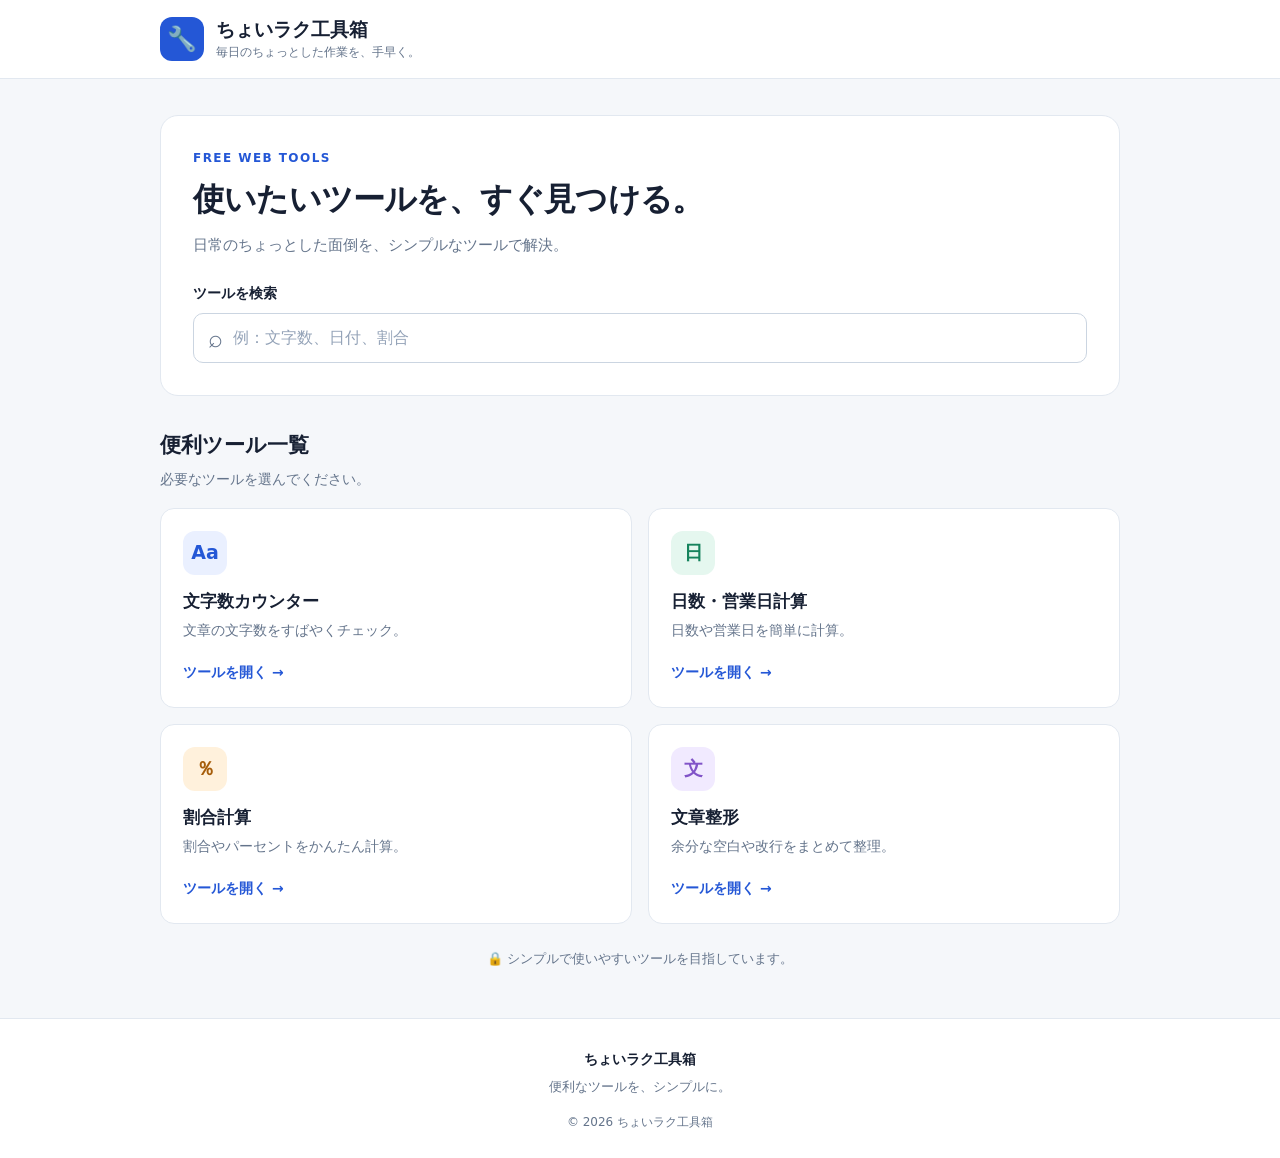
<file: index.html>
<!DOCTYPE html>
<html lang="ja">

<head>
    <meta charset="UTF-8">
    <meta name="viewport" content="width=device-width, initial-scale=1">

    <meta name="description" content="文字数カウント、日数計算、割合計算など、日常の作業を手早くする無料Webツール集。">

    <meta name="theme-color" content="#2457d6">

    <title>ちょいラク工具箱｜便利な無料Webツール</title>

    <link rel="stylesheet" href="assets/css/style.css">
    <script src="assets/js/main.js" defer></script>
</head>

<body>
    <header class="site-header">
        <div class="container header-inner">
            <a class="brand" href="index.html" aria-label="ちょいラク工具箱 トップページ">
                <span class="brand-icon" aria-hidden="true">🔧</span>
                <span class="brand-text">
                    <span class="brand-name">ちょいラク工具箱</span>
                    <span class="brand-tagline">毎日のちょっとした作業を、手早く。</span>
                </span>
            </a>
        </div>
    </header>

    <main class="container">
        <section class="intro" aria-labelledby="intro-title">
            <p class="eyebrow">FREE WEB TOOLS</p>

            <h1 id="intro-title">使いたいツールを、すぐ見つける。</h1>

            <p class="intro-description">
                日常のちょっとした面倒を、シンプルなツールで解決。
            </p>

            <label class="search-label" for="tool-search">
                ツールを検索
            </label>

            <div class="search-wrapper">
                <span aria-hidden="true">⌕</span>
                <input id="tool-search" class="search-input" type="search" placeholder="例：文字数、日付、割合" autocomplete="off">
            </div>
        </section>

        <section class="tool-section" aria-labelledby="tools-title">
            <div class="section-heading">
                <h2 id="tools-title">便利ツール一覧</h2>
                <p>必要なツールを選んでください。</p>
            </div>

            <div class="tool-grid" id="tool-list">

                <a class="tool-card" href="tools/character-counter.html" data-search="文字数カウンター 文字数 文章 単語 カウント">
                    <span class="tool-icon icon-blue" aria-hidden="true">Aa</span>
                    <span class="tool-card-title">文字数カウンター</span>
                    <span class="tool-card-description">
                        文章の文字数をすばやくチェック。
                    </span>
                    <span class="tool-card-link">ツールを開く <span aria-hidden="true">→</span></span>
                </a>

                <a class="tool-card" href="tools/date-calculator.html" data-search="日数計算 日付 期間 日にち 日付差">
                    <span class="tool-icon icon-green" aria-hidden="true">日</span>
                    <span class="tool-card-title">日数・営業日計算</span>
                    <span class="tool-card-description">
                        日数や営業日を簡単に計算。
                    </span>
                    <span class="tool-card-link">ツールを開く <span aria-hidden="true">→</span></span>
                </a>

                <a class="tool-card" href="tools/percentage-calculator.html" data-search="割合計算 パーセント ％ 増減率 比率">
                    <span class="tool-icon icon-orange" aria-hidden="true">％</span>
                    <span class="tool-card-title">割合計算</span>
                    <span class="tool-card-description">
                        割合やパーセントをかんたん計算。
                    </span>
                    <span class="tool-card-link">ツールを開く <span aria-hidden="true">→</span></span>
                </a>

                <a class="tool-card" href="tools/text-formatter.html" data-search="文章整形 テキスト 空白 改行 整理 文字">
                    <span class="tool-icon icon-purple" aria-hidden="true">文</span>
                    <span class="tool-card-title">文章整形</span>
                    <span class="tool-card-description">
                        余分な空白や改行をまとめて整理。
                    </span>
                    <span class="tool-card-link">ツールを開く <span aria-hidden="true">→</span></span>
                </a>

            </div>

            <p class="empty-message" id="empty-message" role="status" hidden>
                該当するツールが見つかりませんでした。
                別のキーワードで検索してください。
            </p>
        </section>

        <p class="privacy-note">
            <span aria-hidden="true">🔒</span>
            シンプルで使いやすいツールを目指しています。
        </p>
    </main>

    <footer class="site-footer">
        <div class="container footer-inner">
            <a href="index.html" class="footer-brand">ちょいラク工具箱</a>
            <p>便利なツールを、シンプルに。</p>
            <small>&copy; <span id="current-year"></span> ちょいラク工具箱</small>
        </div>
    </footer>
</body>

</html>
</file>
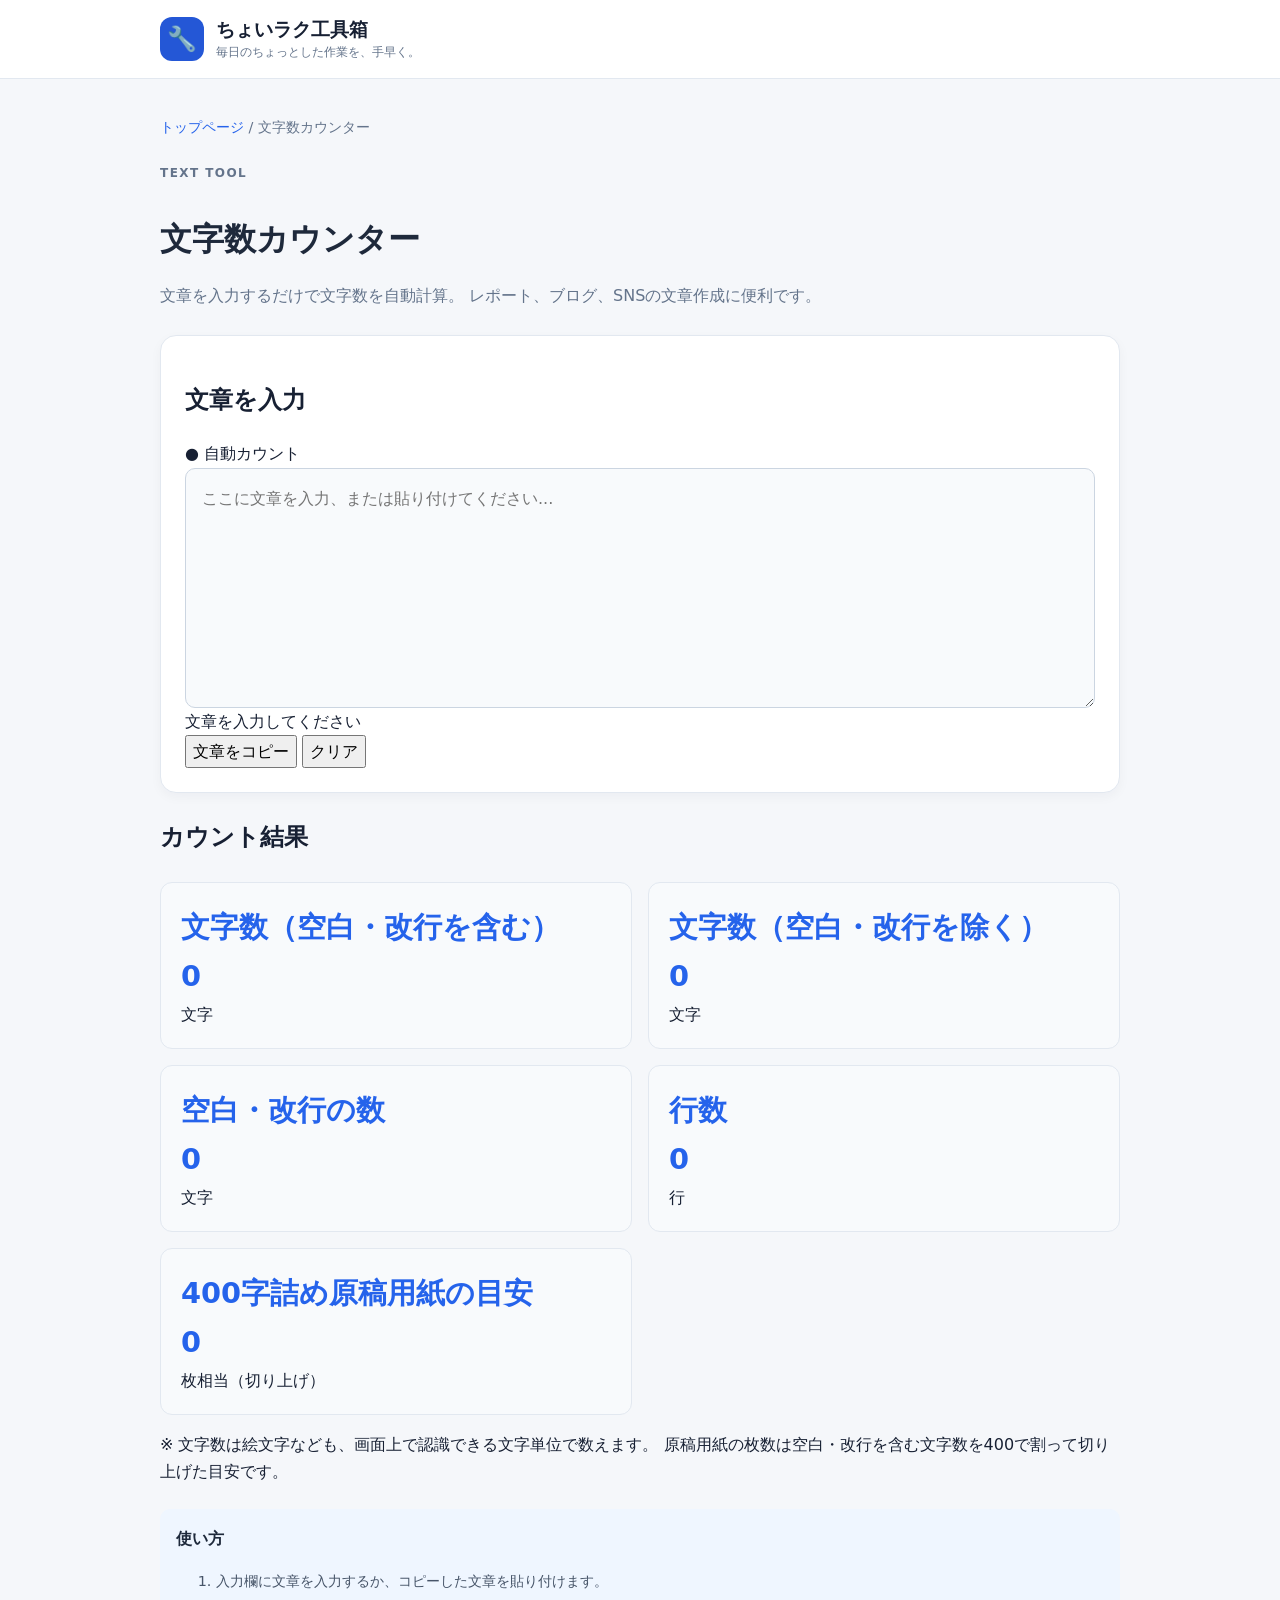
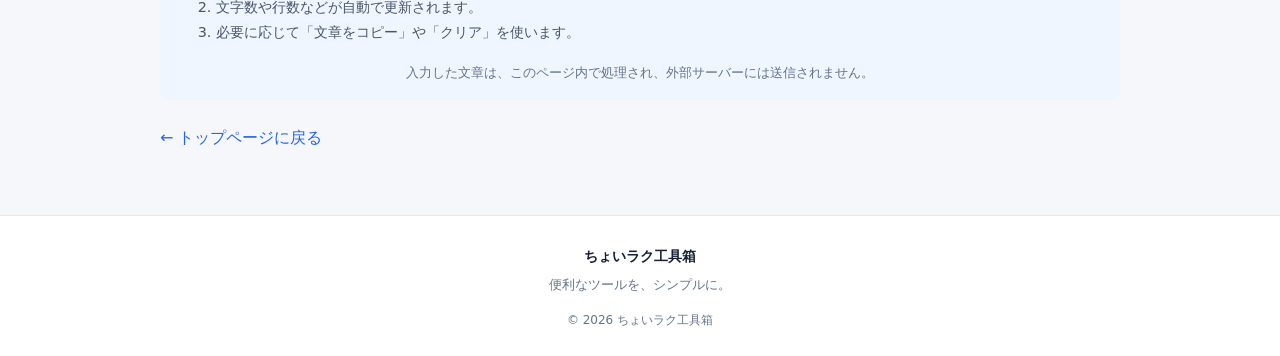
<file: tools/character-counter.html>
<!DOCTYPE html>
<html lang="ja">

<head>
    <meta charset="UTF-8">
    <meta name="viewport" content="width=device-width, initial-scale=1">
    <meta name="description" content="日本語の文章の文字数をリアルタイムで数える無料ツール。空白を除いた文字数や400字詰め原稿用紙の目安も確認できます。">
    <meta name="theme-color" content="#2457d6">

    <title>文字数カウンター｜ちょいラク工具箱</title>

    <link rel="stylesheet" href="../assets/css/style.css">
    <link rel="stylesheet" href="../assets/css/tools/character-counter.css">
    <script src="../assets/js/tools/character-counter.js" defer></script>
</head>

<body>
    <header class="site-header">
        <div class="container header-inner">
            <a class="brand" href="../index.html" aria-label="トップページへ戻る">
                <span class="brand-icon" aria-hidden="true">🔧</span>
                <span class="brand-text">
                    <span class="brand-name">ちょいラク工具箱</span>
                    <span class="brand-tagline">毎日のちょっとした作業を、手早く。</span>
                </span>
            </a>
        </div>
    </header>

    <main class="container">
        <nav class="breadcrumb" aria-label="パンくずリスト">
            <a href="../index.html">トップページ</a>
            <span aria-hidden="true">/</span>
            <span aria-current="page">文字数カウンター</span>
        </nav>

        <section class="tool-intro">
            <p class="eyebrow">TEXT TOOL</p>
            <h1>文字数カウンター</h1>
            <p>
                文章を入力するだけで文字数を自動計算。
                レポート、ブログ、SNSの文章作成に便利です。
            </p>
        </section>

        <section class="counter-panel" aria-labelledby="input-title">
            <div class="counter-panel-heading">
                <h2 id="input-title">文章を入力</h2>
                <span class="live-indicator">
                    <span aria-hidden="true">●</span> 自動カウント
                </span>
            </div>

            <label class="visually-hidden" for="text-input">
                文字数を数える文章
            </label>
            <textarea id="text-input" class="counter-textarea" placeholder="ここに文章を入力、または貼り付けてください..."
                spellcheck="false"></textarea>

            <div class="counter-actions">
                <span id="input-status" class="input-status" role="status" aria-live="polite">
                    文章を入力してください
                </span>
                <div class="action-buttons">
                    <button id="copy-button" class="button button-secondary" type="button">
                        文章をコピー
                    </button>
                    <button id="clear-button" class="button button-secondary" type="button">
                        クリア
                    </button>
                </div>
            </div>
        </section>

        <section class="counter-results" aria-labelledby="results-title">
            <h2 id="results-title">カウント結果</h2>

            <div class="counter-grid">
                <article class="counter-card counter-card-primary">
                    <p>文字数（空白・改行を含む）</p>
                    <p class="counter-number" id="count-all" aria-live="polite">0</p>
                    <span>文字</span>
                </article>

                <article class="counter-card">
                    <p>文字数（空白・改行を除く）</p>
                    <p class="counter-number" id="count-no-whitespace">0</p>
                    <span>文字</span>
                </article>

                <article class="counter-card">
                    <p>空白・改行の数</p>
                    <p class="counter-number" id="count-whitespace">0</p>
                    <span>文字</span>
                </article>

                <article class="counter-card">
                    <p>行数</p>
                    <p class="counter-number" id="count-lines">0</p>
                    <span>行</span>
                </article>

                <article class="counter-card">
                    <p>400字詰め原稿用紙の目安</p>
                    <p class="counter-number" id="count-manuscript">0</p>
                    <span>枚相当（切り上げ）</span>
                </article>
            </div>

            <p class="counter-note">
                ※ 文字数は絵文字なども、画面上で認識できる文字単位で数えます。
                原稿用紙の枚数は空白・改行を含む文字数を400で割って切り上げた目安です。
            </p>
        </section>

        <section class="tool-help">
            <h2>使い方</h2>
            <ol>
                <li>入力欄に文章を入力するか、コピーした文章を貼り付けます。</li>
                <li>文字数や行数などが自動で更新されます。</li>
                <li>必要に応じて「文章をコピー」や「クリア」を使います。</li>
            </ol>
            <p class="privacy-note">
                入力した文章は、このページ内で処理され、外部サーバーには送信されません。
            </p>
        </section>

        <p class="back-link">
            <a href="../index.html">← トップページに戻る</a>
        </p>
    </main>

    <footer class="site-footer">
        <div class="container footer-inner">
            <a href="../index.html" class="footer-brand">ちょいラク工具箱</a>
            <p>便利なツールを、シンプルに。</p>
            <small>&copy; <span id="current-year">2026</span> ちょいラク工具箱</small>
        </div>
    </footer>
</body>

</html>
</file>
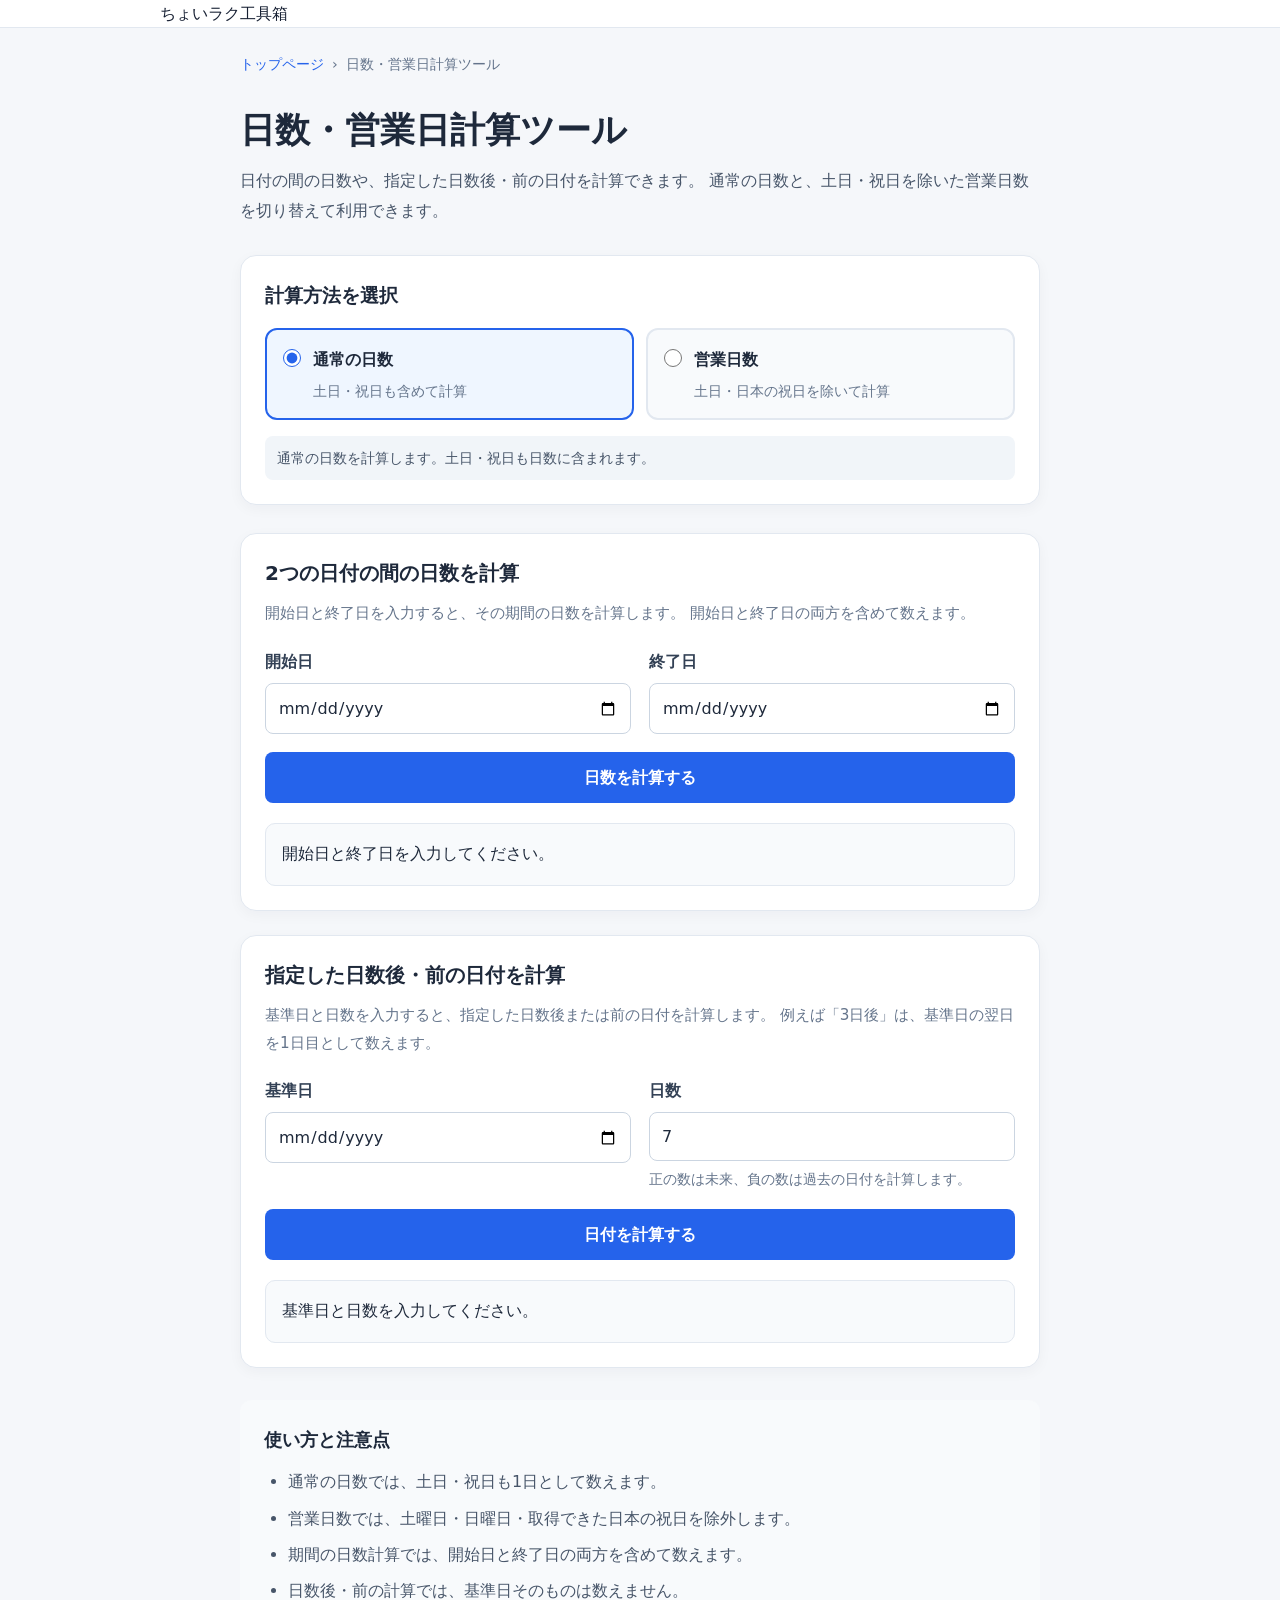
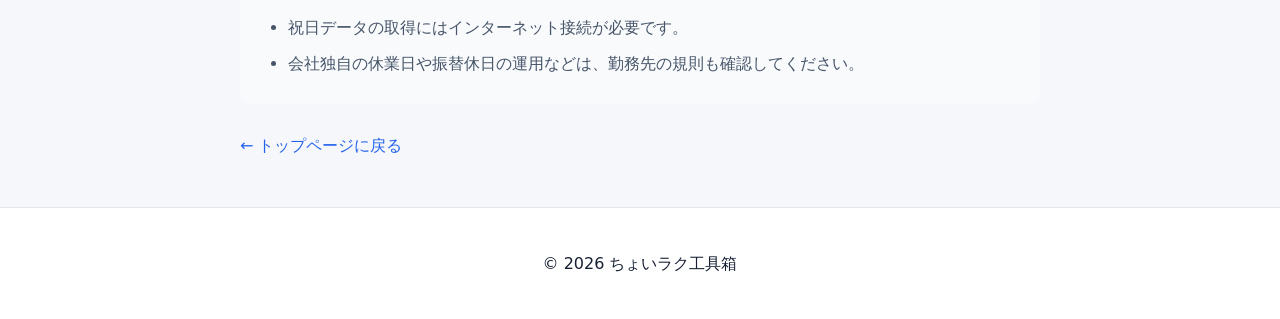
<file: tools/date-calculator.html>
<!DOCTYPE html>
<html lang="ja">

<head>
    <meta charset="UTF-8">
    <meta name="viewport" content="width=device-width, initial-scale=1.0">
    <meta name="description" content="通常の日数や土日・祝日を除いた営業日数を計算できる無料ツールです。">
    <title>日数・営業日計算ツール | ちょいラク工具箱</title>

    <link rel="stylesheet" href="../assets/css/style.css">
    <link rel="stylesheet" href="../assets/css/tools/date-calculator.css">

    <script src="../assets/js/main.js" defer></script>
    <script src="../assets/js/tools/date-calculator.js" defer></script>
</head>

<body>
    <header class="site-header">
        <div class="container">
            <a class="site-logo" href="../index.html">ちょいラク工具箱</a>
        </div>
    </header>

    <main class="container date-tool">
        <nav class="breadcrumb" aria-label="パンくずリスト">
            <a href="../index.html">トップページ</a>
            <span aria-hidden="true">›</span>
            <span>日数・営業日計算ツール</span>
        </nav>

        <section class="tool-intro">
            <h1>日数・営業日計算ツール</h1>
            <p>
                日付の間の日数や、指定した日数後・前の日付を計算できます。
                通常の日数と、土日・祝日を除いた営業日数を切り替えて利用できます。
            </p>
        </section>

        <section class="calculation-mode-panel" aria-labelledby="mode-heading">
            <h2 id="mode-heading">計算方法を選択</h2>

            <div class="calculation-mode-options">
                <label class="mode-option">
                    <input type="radio" name="calculation-mode" value="calendar" checked>
                    <span class="mode-option-content">
                        <strong>通常の日数</strong>
                        <span>土日・祝日も含めて計算</span>
                    </span>
                </label>

                <label class="mode-option">
                    <input type="radio" name="calculation-mode" value="business">
                    <span class="mode-option-content">
                        <strong>営業日数</strong>
                        <span>土日・日本の祝日を除いて計算</span>
                    </span>
                </label>
            </div>

            <p id="holiday-status" class="holiday-status" role="status" aria-live="polite">
                通常の日数を計算します。祝日データの取得は不要です。
            </p>
        </section>

        <section class="date-panel" aria-labelledby="difference-heading">
            <h2 id="difference-heading">2つの日付の間の日数を計算</h2>

            <p class="section-description">
                開始日と終了日を入力すると、その期間の日数を計算します。
                開始日と終了日の両方を含めて数えます。
            </p>

            <form id="difference-form" class="date-form">
                <div class="form-field">
                    <label for="start-date">開始日</label>
                    <input type="date" id="start-date" name="start-date" required>
                </div>

                <div class="form-field">
                    <label for="end-date">終了日</label>
                    <input type="date" id="end-date" name="end-date" required>
                </div>

                <button type="submit" class="date-button">
                    日数を計算する
                </button>
            </form>

            <div id="difference-result" class="date-result" aria-live="polite" aria-atomic="true">
                <p>開始日と終了日を入力してください。</p>
            </div>
        </section>

        <section class="date-panel" aria-labelledby="addition-heading">
            <h2 id="addition-heading">指定した日数後・前の日付を計算</h2>

            <p class="section-description">
                基準日と日数を入力すると、指定した日数後または前の日付を計算します。
                例えば「3日後」は、基準日の翌日を1日目として数えます。
            </p>

            <form id="addition-form" class="date-form">
                <div class="form-field">
                    <label for="base-date">基準日</label>
                    <input type="date" id="base-date" name="base-date" required>
                </div>

                <div class="form-field">
                    <label for="day-count">日数</label>
                    <input type="number" id="day-count" name="day-count" min="-5000" max="5000" step="1" value="7"
                        required>
                    <p class="field-help">
                        正の数は未来、負の数は過去の日付を計算します。
                    </p>
                </div>

                <button type="submit" class="date-button">
                    日付を計算する
                </button>
            </form>

            <div id="addition-result" class="date-result" aria-live="polite" aria-atomic="true">
                <p>基準日と日数を入力してください。</p>
            </div>
        </section>

        <aside class="date-help">
            <h2>使い方と注意点</h2>
            <ul>
                <li>通常の日数では、土日・祝日も1日として数えます。</li>
                <li>営業日数では、土曜日・日曜日・取得できた日本の祝日を除外します。</li>
                <li>期間の日数計算では、開始日と終了日の両方を含めて数えます。</li>
                <li>日数後・前の計算では、基準日そのものは数えません。</li>
                <li>祝日データの取得にはインターネット接続が必要です。</li>
                <li>会社独自の休業日や振替休日の運用などは、勤務先の規則も確認してください。</li>
            </ul>
        </aside>

        <p class="back-link">
            <a href="../index.html">← トップページに戻る</a>
        </p>
    </main>

    <footer class="site-footer">
        <div class="container">
            <p>&copy; <span id="current-year"></span> ちょいラク工具箱</p>
        </div>
    </footer>
</body>

</html>
</file>
<file: assets/css/style.css>
/* ========================================
   ちょいラク工具箱 - 共通スタイル
   ======================================== */

:root {
    color-scheme: light;

    --color-primary: #2457d6;
    --color-primary-hover: #1946b8;
    --color-text: #172033;
    --color-muted: #64748b;
    --color-border: #e2e8f0;
    --color-background: #f5f7fa;
    --color-surface: #ffffff;

    --radius-card: 14px;
    --radius-input: 10px;
    --content-width: 960px;
}

* {
    box-sizing: border-box;
}

html {
    min-width: 320px;
    scroll-behavior: smooth;
}

body {
    margin: 0;
    color: var(--color-text);
    background: var(--color-background);
    font-family:
        system-ui,
        -apple-system,
        BlinkMacSystemFont,
        "Segoe UI",
        "Noto Sans JP",
        sans-serif;
    line-height: 1.7;
}

a {
    color: inherit;
    text-decoration: none;
}

button,
input {
    font: inherit;
}

.container {
    width: min(var(--content-width), calc(100% - 40px));
    margin-inline: auto;
}

/* ヘッダー */

.site-header {
    background: var(--color-surface);
    border-bottom: 1px solid var(--color-border);
}

.header-inner {
    display: flex;
    align-items: center;
    min-height: 78px;
}

.brand {
    display: inline-flex;
    align-items: center;
    gap: 12px;
}

.brand-icon {
    display: grid;
    place-items: center;
    width: 44px;
    height: 44px;
    border-radius: 12px;
    background: var(--color-primary);
    font-size: 24px;
}

.brand-text {
    display: flex;
    flex-direction: column;
}

.brand-name {
    font-size: 19px;
    font-weight: 750;
    line-height: 1.4;
}

.brand-tagline {
    color: var(--color-muted);
    font-size: 12px;
}

/* メインの紹介エリア */

main {
    padding-top: 36px;
    padding-bottom: 48px;
}

.intro {
    padding: 32px;
    background: var(--color-surface);
    border: 1px solid var(--color-border);
    border-radius: 18px;
}

.eyebrow {
    margin: 0 0 8px;
    color: var(--color-primary);
    font-size: 12px;
    font-weight: 750;
    letter-spacing: 0.12em;
}

.intro h1 {
    margin: 0;
    font-size: clamp(24px, 4vw, 32px);
    line-height: 1.45;
    letter-spacing: -0.025em;
}

.intro-description {
    margin: 10px 0 24px;
    color: var(--color-muted);
    font-size: 15px;
}

/* 検索欄 */

.search-label {
    display: block;
    margin-bottom: 7px;
    font-size: 14px;
    font-weight: 650;
}

.search-wrapper {
    display: flex;
    align-items: center;
    gap: 10px;
    padding: 0 14px;
    border: 1px solid #cbd5e1;
    border-radius: var(--radius-input);
    background: var(--color-surface);
}

.search-wrapper>span {
    color: var(--color-muted);
    font-size: 25px;
    line-height: 1;
}

.search-input {
    width: 100%;
    min-width: 0;
    min-height: 48px;
    padding: 10px 0;
    border: 0;
    outline: none;
    color: var(--color-text);
    background: transparent;
    font-size: 16px;
}

.search-wrapper:focus-within {
    outline: 2px solid var(--color-primary);
    outline-offset: 2px;
}

.search-input::placeholder {
    color: #94a3b8;
}

/* ツール一覧 */

.tool-section {
    margin-top: 32px;
}

.section-heading {
    margin-bottom: 16px;
}

.section-heading h2 {
    margin: 0;
    font-size: 21px;
}

.section-heading p {
    margin: 4px 0 0;
    color: var(--color-muted);
    font-size: 14px;
}

.tool-grid {
    display: grid;
    grid-template-columns: repeat(2, minmax(0, 1fr));
    gap: 16px;
}

.tool-card {
    display: flex;
    flex-direction: column;
    align-items: flex-start;
    min-width: 0;
    min-height: 200px;
    padding: 22px;
    background: var(--color-surface);
    border: 1px solid var(--color-border);
    border-radius: var(--radius-card);
    transition:
        border-color 0.15s ease,
        box-shadow 0.15s ease,
        transform 0.15s ease;
}

.tool-card:hover {
    border-color: var(--color-primary);
    box-shadow: 0 5px 18px rgb(23 32 51 / 6%);
    transform: translateY(-2px);
}

.tool-card:focus-visible,
.brand:focus-visible,
.footer-brand:focus-visible {
    outline: 3px solid var(--color-primary);
    outline-offset: 4px;
}

.tool-icon {
    display: grid;
    place-items: center;
    width: 44px;
    height: 44px;
    margin-bottom: 12px;
    border-radius: 12px;
    font-size: 19px;
    font-weight: 750;
}

.icon-blue {
    color: #2457d6;
    background: #eaf0ff;
}

.icon-green {
    color: #16835d;
    background: #e5f7ef;
}

.icon-orange {
    color: #a65d0a;
    background: #fff1dc;
}

.icon-purple {
    color: #8154c8;
    background: #f1eaff;
}

.tool-card-title {
    font-size: 17px;
    font-weight: 750;
}

.tool-card-description {
    margin-top: 4px;
    color: var(--color-muted);
    font-size: 14px;
}

.tool-card-link {
    margin-top: auto;
    padding-top: 16px;
    color: var(--color-primary);
    font-size: 14px;
    font-weight: 700;
}

.tool-card[hidden] {
    display: none;
}

.empty-message {
    margin: 20px 0 0;
    padding: 20px;
    border: 1px solid var(--color-border);
    border-radius: var(--radius-card);
    color: var(--color-muted);
    background: var(--color-surface);
    text-align: center;
}

.empty-message[hidden] {
    display: none;
}

/* 補足メッセージ */

.privacy-note {
    margin: 24px 0 0;
    color: var(--color-muted);
    font-size: 13px;
    text-align: center;
}

/* フッター */

.site-footer {
    padding: 26px 0;
    border-top: 1px solid var(--color-border);
    background: var(--color-surface);
    text-align: center;
}

.footer-inner p {
    margin: 4px 0;
    color: var(--color-muted);
    font-size: 13px;
}

.footer-brand {
    font-size: 14px;
    font-weight: 750;
}

.footer-inner small {
    display: block;
    margin-top: 14px;
    color: var(--color-muted);
    font-size: 12px;
}

/* スマートフォン */

@media (max-width: 600px) {
    .container {
        width: calc(100% - 28px);
    }

    .header-inner {
        min-height: 70px;
    }

    .brand-icon {
        width: 40px;
        height: 40px;
    }

    .brand-name {
        font-size: 17px;
    }

    .brand-tagline {
        font-size: 11px;
    }

    main {
        padding-top: 20px;
        padding-bottom: 32px;
    }

    .intro {
        padding: 22px 18px;
        border-radius: 14px;
    }

    .intro h1 {
        font-size: 25px;
    }

    .intro-description {
        font-size: 14px;
    }

    .tool-section {
        margin-top: 26px;
    }

    .tool-grid {
        grid-template-columns: 1fr;
        gap: 12px;
    }

    .tool-card {
        min-height: 180px;
        padding: 18px;
    }
}

/* 動きを減らす設定を利用している場合 */

@media (prefers-reduced-motion: reduce) {
    html {
        scroll-behavior: auto;
    }

    *,
    *::before,
    *::after {
        transition-duration: 0.01ms !important;
        animation-duration: 0.01ms !important;
        animation-iteration-count: 1 !important;
    }
}
</file>
<file: assets/css/tools/character-counter.css>
/* ========================================
   文字数カウンター専用スタイル
======================================== */

/* パンくずリスト */
.breadcrumb {
    margin-bottom: 24px;
    font-size: 0.9rem;
    color: #64748b;
}

.breadcrumb a {
    color: #2563eb;
    text-decoration: none;
}

.breadcrumb a:hover {
    text-decoration: underline;
}

/* ツールの説明 */
.tool-intro {
    margin-bottom: 24px;
}

.tool-intro h1 {
    margin-bottom: 12px;
    font-size: 2rem;
    color: #1e293b;
}

.tool-intro p {
    color: #64748b;
    line-height: 1.8;
}

/* カウンター全体のパネル */
.counter-panel {
    margin-bottom: 24px;
    padding: 24px;
    background: #ffffff;
    border: 1px solid #e2e8f0;
    border-radius: 16px;
    box-shadow: 0 4px 12px rgba(15, 23, 42, 0.04);
}

/* 入力欄 */
.counter-textarea {
    display: block;
    width: 100%;
    min-height: 240px;
    padding: 16px;
    font: inherit;
    font-size: 1rem;
    line-height: 1.8;
    color: #1e293b;
    background: #f8fafc;
    border: 1px solid #cbd5e1;
    border-radius: 10px;
    resize: vertical;
    box-sizing: border-box;
}

.counter-textarea:focus {
    outline: 3px solid rgba(37, 99, 235, 0.15);
    border-color: #2563eb;
}

/* 集計結果の一覧 */
.counter-grid {
    display: grid;
    grid-template-columns: repeat(2, minmax(0, 1fr));
    gap: 16px;
    margin-top: 24px;
}

/* 集計結果カード */
.counter-card {
    padding: 20px;
    background: #f8fafc;
    border: 1px solid #e2e8f0;
    border-radius: 12px;
}

.counter-card h2 {
    margin: 0 0 8px;
    font-size: 0.95rem;
    font-weight: 500;
    color: #64748b;
}

.counter-card p {
    margin: 0;
    font-size: 1.8rem;
    font-weight: 700;
    color: #2563eb;
    overflow-wrap: anywhere;
}

/* 補足説明 */
.tool-help {
    margin-top: 24px;
    padding: 16px;
    color: #475569;
    background: #eff6ff;
    border-radius: 10px;
    font-size: 0.9rem;
    line-height: 1.8;
}

.tool-help h2 {
    margin: 0 0 8px;
    font-size: 1rem;
    color: #1e293b;
}

.tool-help p {
    margin: 0;
}

/* 戻るリンク */
.back-link {
    display: inline-block;
    margin-top: 24px;
    color: #2563eb;
    text-decoration: none;
}

.back-link:hover {
    text-decoration: underline;
}

/* スクリーンリーダー向けの非表示テキスト */
.visually-hidden {
    position: absolute;
    width: 1px;
    height: 1px;
    padding: 0;
    margin: -1px;
    overflow: hidden;
    clip: rect(0, 0, 0, 0);
    white-space: nowrap;
    border: 0;
}

/* スマートフォン対応 */
@media (max-width: 600px) {
    .tool-intro h1 {
        font-size: 1.6rem;
    }

    .counter-panel {
        padding: 16px;
    }

    .counter-textarea {
        min-height: 200px;
    }

    .counter-grid {
        grid-template-columns: 1fr;
        gap: 12px;
    }

    .counter-card {
        padding: 16px;
    }
}
</file>
<file: assets/css/tools/date-calculator.css>
/* 日数・営業日計算ツール */

.date-tool {
    width: min(100% - 32px, 800px);
    margin: 0 auto;
    padding-top: 24px;
    padding-bottom: 48px;
}

/* パンくずリスト */

.breadcrumb {
    display: flex;
    flex-wrap: wrap;
    align-items: center;
    gap: 8px;
    margin-bottom: 28px;
    color: #64748b;
    font-size: 0.9rem;
}

.breadcrumb a {
    color: #2563eb;
    text-decoration: none;
}

.breadcrumb a:hover {
    text-decoration: underline;
}

/* ページの説明 */

.tool-intro {
    margin-bottom: 28px;
}

.tool-intro h1 {
    margin: 0 0 12px;
    color: #1e293b;
    font-size: clamp(1.7rem, 5vw, 2.2rem);
    line-height: 1.4;
}

.tool-intro p {
    margin: 0;
    color: #475569;
    line-height: 1.9;
}

/* 計算方法の選択 */

.calculation-mode-panel {
    margin-bottom: 28px;
    padding: 24px;
    background: #ffffff;
    border: 1px solid #e2e8f0;
    border-radius: 16px;
    box-shadow: 0 4px 14px rgb(15 23 42 / 4%);
}

.calculation-mode-panel h2 {
    margin: 0 0 16px;
    color: #1e293b;
    font-size: 1.2rem;
}

.calculation-mode-options {
    display: grid;
    grid-template-columns: repeat(2, minmax(0, 1fr));
    gap: 12px;
}

.mode-option {
    display: flex;
    align-items: flex-start;
    gap: 12px;
    padding: 16px;
    background: #f8fafc;
    border: 2px solid #e2e8f0;
    border-radius: 12px;
    cursor: pointer;
    transition:
        border-color 0.2s ease,
        background-color 0.2s ease;
}

.mode-option:hover {
    border-color: #93c5fd;
}

.mode-option:has(input:checked) {
    background: #eff6ff;
    border-color: #2563eb;
}

.mode-option input {
    flex: 0 0 auto;
    width: 18px;
    height: 18px;
    margin: 3px 0 0;
    accent-color: #2563eb;
}

.mode-option input:focus-visible {
    outline: 3px solid #93c5fd;
    outline-offset: 3px;
}

.mode-option-content {
    display: flex;
    flex-direction: column;
    gap: 6px;
    min-width: 0;
}

.mode-option-content strong {
    color: #1e293b;
    font-size: 1rem;
}

.mode-option-content span {
    color: #64748b;
    font-size: 0.875rem;
    line-height: 1.6;
}

/* 祝日データの取得状況 */

.holiday-status {
    margin: 16px 0 0;
    padding: 10px 12px;
    color: #475569;
    background: #f1f5f9;
    border-radius: 8px;
    font-size: 0.9rem;
    line-height: 1.7;
}

.holiday-status[data-state="loading"] {
    color: #1d4ed8;
    background: #eff6ff;
}

.holiday-status[data-state="success"] {
    color: #166534;
    background: #f0fdf4;
}

.holiday-status[data-state="error"] {
    color: #991b1b;
    background: #fef2f2;
}

/* 計算パネル */

.date-panel {
    margin-bottom: 24px;
    padding: 24px;
    background: #ffffff;
    border: 1px solid #e2e8f0;
    border-radius: 16px;
    box-shadow: 0 4px 14px rgb(15 23 42 / 4%);
}

.date-panel h2 {
    margin: 0 0 12px;
    color: #1e293b;
    font-size: 1.25rem;
    line-height: 1.5;
}

.section-description {
    margin: 0 0 20px;
    color: #64748b;
    font-size: 0.95rem;
    line-height: 1.8;
}

/* 入力フォーム */

.date-form {
    display: grid;
    grid-template-columns: repeat(2, minmax(0, 1fr));
    gap: 18px;
}

.form-field {
    display: flex;
    flex-direction: column;
    gap: 8px;
    min-width: 0;
}

.form-field label {
    color: #334155;
    font-weight: 600;
}

.form-field input {
    box-sizing: border-box;
    width: 100%;
    min-height: 46px;
    padding: 10px 12px;
    color: #1e293b;
    background: #ffffff;
    border: 1px solid #cbd5e1;
    border-radius: 8px;
    font: inherit;
}

.form-field input:focus {
    border-color: #2563eb;
    outline: 3px solid rgb(37 99 235 / 15%);
}

.field-help {
    margin: 0;
    color: #64748b;
    font-size: 0.85rem;
    line-height: 1.6;
}

/* 計算ボタン */

.date-button {
    grid-column: 1 / -1;
    min-height: 48px;
    padding: 12px 20px;
    color: #ffffff;
    background: #2563eb;
    border: 0;
    border-radius: 8px;
    font: inherit;
    font-weight: 700;
    cursor: pointer;
    transition: background-color 0.2s ease;
}

.date-button:hover:not(:disabled) {
    background: #1d4ed8;
}

.date-button:focus-visible {
    outline: 3px solid #93c5fd;
    outline-offset: 3px;
}

.date-button:disabled {
    opacity: 0.65;
    cursor: wait;
}

/* 計算結果 */

.date-result {
    min-height: 52px;
    margin-top: 20px;
    padding: 16px;
    color: #1e293b;
    background: #f8fafc;
    border: 1px solid #e2e8f0;
    border-radius: 10px;
    line-height: 1.8;
    overflow-wrap: anywhere;
}

.date-result p {
    margin: 0;
}

.date-result strong {
    color: #1d4ed8;
    font-size: 1.2rem;
}

.date-result[data-state="success"] {
    background: #f0fdf4;
    border-color: #bbf7d0;
}

.date-result[data-state="success"] strong {
    color: #166534;
}

.date-result[data-state="error"] {
    color: #991b1b;
    background: #fef2f2;
    border-color: #fecaca;
}

.date-result[data-state="error"] strong {
    color: #991b1b;
}

/* 使い方・注意事項 */

.date-help {
    margin-top: 32px;
    padding: 24px;
    background: #f8fafc;
    border-radius: 12px;
}

.date-help h2 {
    margin: 0 0 12px;
    color: #1e293b;
    font-size: 1.15rem;
}

.date-help ul {
    margin: 0;
    padding-left: 1.5rem;
    color: #475569;
    line-height: 1.9;
}

.date-help li+li {
    margin-top: 6px;
}

/* トップページへのリンク */

.back-link {
    margin: 28px 0 0;
}

.back-link a {
    color: #2563eb;
    text-decoration: none;
}

.back-link a:hover {
    text-decoration: underline;
}

/* スマートフォン対応 */

@media (max-width: 600px) {
    .date-tool {
        width: min(100% - 24px, 800px);
        padding-top: 16px;
        padding-bottom: 32px;
    }

    .breadcrumb {
        margin-bottom: 20px;
        font-size: 0.85rem;
    }

    .calculation-mode-panel,
    .date-panel,
    .date-help {
        padding: 18px;
    }

    .calculation-mode-options {
        grid-template-columns: 1fr;
    }

    .date-form {
        grid-template-columns: 1fr;
        gap: 16px;
    }

    .date-button {
        grid-column: auto;
    }

    .date-panel h2 {
        font-size: 1.15rem;
    }
}
</file>
